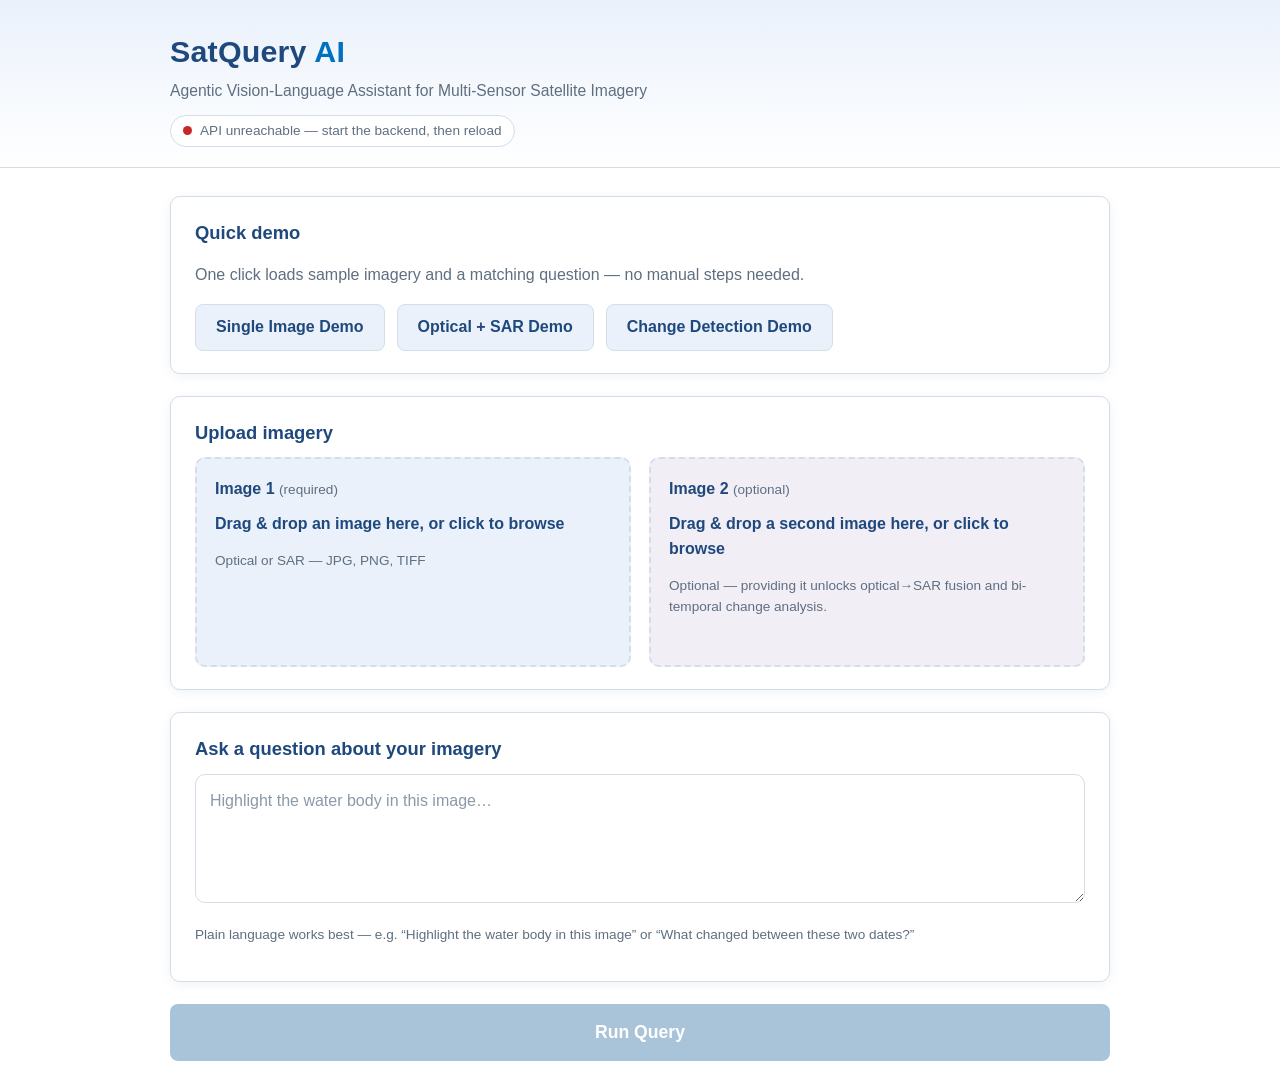
<file: index.html>
<!DOCTYPE html>
<html lang="en">

<head>
    <meta charset="UTF-8">
    <meta name="viewport" content="width=device-width, initial-scale=1.0">
    <title>SatQuery AI — Upload &amp; Query</title>
    <link rel="stylesheet" href="style.css">
</head>

<body class="page-upload">

    <header class="site-header">
        <div class="wrap">
            <div class="wordmark">SatQuery <span>AI</span></div>
            <p class="tagline">Agentic Vision-Language Assistant for Multi-Sensor Satellite Imagery</p>
            <div class="api-status" id="apiStatus" role="status" aria-live="polite">
                <span class="status-dot status-unknown" id="statusDot"></span>
                <span id="statusText">Checking API connection…</span>
            </div>
        </div>
    </header>

    <main class="wrap">

        <!-- ── Sample demos: the primary demo-safety feature ────────────────── -->
        <section class="card" aria-labelledby="demoHeading">
            <h2 id="demoHeading">Quick demo</h2>
            <p class="muted">One click loads sample imagery and a matching question — no manual steps needed.</p>
            <div class="sample-row">
                <button type="button" class="btn btn-secondary" data-sample="single">Single Image Demo</button>
                <button type="button" class="btn btn-secondary" data-sample="fusion">Optical + SAR Demo</button>
                <button type="button" class="btn btn-secondary" data-sample="change">Change Detection Demo</button>
            </div>
            <p class="muted small" id="sampleNote" hidden></p>
        </section>

        <!-- ── Upload area ──────────────────────────────────────────────────── -->
        <section class="card" aria-labelledby="uploadHeading">
            <h2 id="uploadHeading">Upload imagery</h2>
            <div class="drop-grid">

                <div class="dropzone" id="drop1" tabindex="0" role="button"
                    aria-label="Image 1 upload, required. Activate to browse, or drag and drop a file.">
                    <span class="dz-label">Image 1 <em>(required)</em></span>
                    <input type="file" id="file1" accept=".jpg,.jpeg,.png,.tif,.tiff,image/jpeg,image/png,image/tiff"
                        hidden>
                    <div class="dz-body" id="body1">
                        <p class="dz-prompt">Drag &amp; drop an image here, or click to browse</p>
                        <p class="muted small">Optical or SAR — JPG, PNG, TIFF</p>
                    </div>
                    <div class="dz-preview" id="preview1" hidden>
                        <img id="thumb1" alt="Preview of Image 1">
                        <div class="dz-meta">
                            <span class="dz-name" id="name1"></span>
                            <button type="button" class="dz-remove" id="remove1" aria-label="Remove image 1">&#10005;
                                remove</button>
                        </div>
                    </div>
                </div>

                <div class="dropzone" id="drop2" tabindex="0" role="button"
                    aria-label="Image 2 upload, optional. Activate to browse, or drag and drop a file.">
                    <span class="dz-label">Image 2 <em>(optional)</em></span>
                    <input type="file" id="file2" accept=".jpg,.jpeg,.png,.tif,.tiff,image/jpeg,image/png,image/tiff"
                        hidden>
                    <div class="dz-body" id="body2">
                        <p class="dz-prompt">Drag &amp; drop a second image here, or click to browse</p>
                        <p class="muted small">Optional — providing it unlocks optical&#8594;SAR fusion and bi-temporal
                            change analysis.</p>
                    </div>
                    <div class="dz-preview" id="preview2" hidden>
                        <img id="thumb2" alt="Preview of Image 2">
                        <div class="dz-meta">
                            <span class="dz-name" id="name2"></span>
                            <button type="button" class="dz-remove" id="remove2" aria-label="Remove image 2">&#10005;
                                remove</button>
                        </div>
                    </div>
                </div>

            </div>
        </section>

        <!-- ── Query input ──────────────────────────────────────────────────── -->
        <section class="card" aria-labelledby="queryHeading">
            <label for="queryText" id="queryHeading" class="h2-label">Ask a question about your imagery</label>
            <textarea id="queryText" rows="4" aria-describedby="queryHint"></textarea>
            <p class="muted small" id="queryHint">
                Plain language works best — e.g. &#8220;Highlight the water body in this image&#8221;
                or &#8220;What changed between these two dates?&#8221;
            </p>
        </section>

        <!-- ── Submit ───────────────────────────────────────────────────────── -->
        <button type="button" class="btn btn-primary btn-run" id="runBtn" disabled>Run Query</button>

        <!-- ── Error banner (inline, never a silent failure) ────────────────── -->
        <div class="error-banner" id="errorBanner" role="alert" hidden>
            <span id="errorText"></span>
            <button type="button" class="banner-close" id="errorClose"
                aria-label="Dismiss error message">&#10005;</button>
        </div>

        <!-- ── Agentic loading sequence ─────────────────────────────────────── -->
        <div class="loading-panel" id="loadingPanel" hidden aria-live="polite">
            <p class="loading-title">SatQuery agent is working</p>
            <ol class="steps" id="steps">
                <li class="step" data-step><span class="step-dot"></span>Validating input</li>
                <li class="step" data-step><span class="step-dot"></span>Routing to specialist model</li>
                <li class="step" data-step><span class="step-dot"></span>Running analysis</li>
            </ol>
        </div>

    </main>

    <script src="script.js"></script>
</body>

</html>
</file>
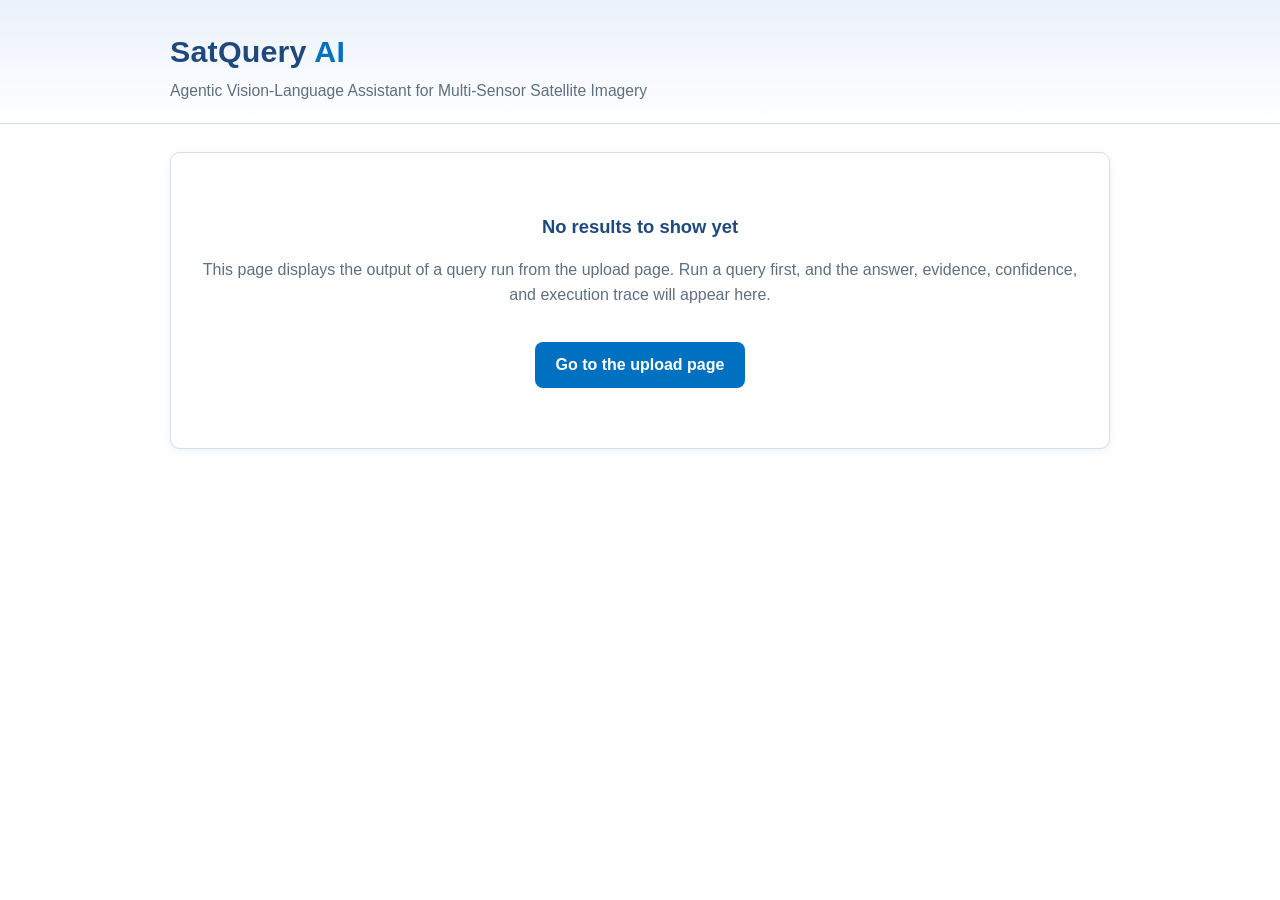
<file: results.html>
<!DOCTYPE html>
<html lang="en">

<head>
    <meta charset="UTF-8">
    <meta name="viewport" content="width=device-width, initial-scale=1.0">
    <title>SatQuery AI — Results</title>
    <link rel="stylesheet" href="style.css">
</head>

<body class="page-results">

    <header class="site-header">
        <div class="wrap">
            <div class="wordmark">SatQuery <span>AI</span></div>
            <p class="tagline">Agentic Vision-Language Assistant for Multi-Sensor Satellite Imagery</p>
        </div>
    </header>

    <!-- All result content is rendered by script.js so that every string from
       the API is inserted with textContent (no HTML injection), and so the
       empty state can replace everything when no session data exists. -->
    <main class="wrap" id="resultsMain"></main>

    <script src="script.js"></script>
</body>

</html>
</file>
<file: style.css>
/* ==========================================================================
   SatQuery AI — shared stylesheet (index.html + results.html)
   Palette (exact):
     Navy   #1F497D  headers, primary text
     Blue   #0070C0  primary actions, links, optical/left accents
     Purple #8064A2  secondary accents, SAR/right accents
     Tints  #EAF1FB (blue) / #F1EEF6 (purple) — card backgrounds
   ========================================================================== */

:root {
    --navy: #1F497D;
    --blue: #0070C0;
    --purple: #8064A2;
    --blue-tint: #EAF1FB;
    --purple-tint: #F1EEF6;
    --white: #ffffff;
    --text: #2b3a4a;
    --muted: #5f6f80;
    --border: #d4dde8;
    --green: #2e7d32;
    --amber: #b26a00;
    --red: #c62828;
    --radius: 10px;
    --shadow: 0 2px 10px rgba(31, 73, 125, 0.08);
    --shadow-lg: 0 6px 24px rgba(31, 73, 125, 0.14);
}

* {
    box-sizing: border-box;
}

[hidden] {
    display: none !important;
}

html {
    -webkit-text-size-adjust: 100%;
}

body {
    margin: 0;
    font-family: -apple-system, BlinkMacSystemFont, "Segoe UI", Roboto, "Helvetica Neue", Arial, sans-serif;
    color: var(--navy);
    background: var(--white);
    line-height: 1.55;
}

.wrap {
    max-width: 980px;
    margin: 0 auto;
    padding: 0 20px;
}

/* ── Header ─────────────────────────────────────────────────────────────── */

.site-header {
    padding: 28px 0 20px;
    border-bottom: 1px solid var(--border);
    margin-bottom: 28px;
    /* One permitted subtle hero treatment: a very light blue wash behind the header */
    background: linear-gradient(180deg, var(--blue-tint) 0%, rgba(234, 241, 251, 0) 100%);
}

.wordmark {
    font-size: 1.9rem;
    font-weight: 800;
    letter-spacing: 0.2px;
    color: var(--navy);
}

.wordmark span {
    color: var(--blue);
}

.tagline {
    margin: 4px 0 0;
    color: var(--muted);
    font-size: 0.98rem;
}

.api-status {
    margin-top: 12px;
    display: inline-flex;
    align-items: center;
    gap: 8px;
    font-size: 0.85rem;
    color: var(--muted);
    background: var(--white);
    border: 1px solid var(--border);
    border-radius: 999px;
    padding: 4px 12px;
}

.status-dot {
    width: 9px;
    height: 9px;
    border-radius: 50%;
    display: inline-block;
    background: #9aa7b5;
}

.status-dot.status-ok {
    background: var(--green);
}

.status-dot.status-bad {
    background: var(--red);
}

/* ── Cards ──────────────────────────────────────────────────────────────── */

.card {
    background: var(--white);
    border: 1px solid var(--border);
    border-radius: var(--radius);
    box-shadow: var(--shadow);
    padding: 22px 24px;
    margin-bottom: 22px;
}

.card h2,
.h2-label {
    display: block;
    margin: 0 0 6px;
    font-size: 1.15rem;
    font-weight: 700;
    color: var(--navy);
}

.muted {
    color: var(--muted);
}

.small {
    font-size: 0.85rem;
}

/* ── Buttons ────────────────────────────────────────────────────────────── */

.btn {
    display: inline-block;
    font: inherit;
    font-weight: 600;
    border-radius: 8px;
    border: 1px solid transparent;
    padding: 10px 20px;
    cursor: pointer;
    text-decoration: none;
    text-align: center;
    transition: background-color 0.15s ease, box-shadow 0.15s ease;
}

.btn-primary {
    background: var(--blue);
    color: var(--white);
}

.btn-primary:hover:not(:disabled) {
    background: #005a99;
}

.btn-primary:disabled {
    background: #a9c4d9;
    cursor: not-allowed;
}

.btn-secondary {
    background: var(--blue-tint);
    color: var(--navy);
    border-color: var(--border);
}

.btn-secondary:hover {
    background: #dbe9f8;
}

/* Visible focus state for every interactive element (a11y) */
a:focus-visible,
button:focus-visible,
.dropzone:focus-visible,
textarea:focus-visible,
input[type="file"]:focus-visible {
    outline: 3px solid rgba(0, 112, 192, 0.45);
    outline-offset: 2px;
    border-radius: 6px;
}

.btn-run {
    display: block;
    width: 100%;
    font-size: 1.1rem;
    padding: 14px 20px;
    margin-bottom: 22px;
}

/* ── Sample buttons ─────────────────────────────────────────────────────── */

.sample-row {
    display: flex;
    flex-wrap: wrap;
    gap: 12px;
    margin-top: 12px;
}

/* ── Drop zones ─────────────────────────────────────────────────────────── */

.drop-grid {
    display: grid;
    grid-template-columns: 1fr 1fr;
    gap: 18px;
    margin-top: 10px;
}

.dropzone {
    border: 2px dashed var(--border);
    border-radius: var(--radius);
    background: var(--blue-tint);
    padding: 18px;
    min-height: 210px;
    cursor: pointer;
    transition: border-color 0.15s ease, background-color 0.15s ease;
}

#drop2 {
    background: var(--purple-tint);
}

.dropzone:hover,
.dropzone.drag-over {
    border-color: var(--blue);
    background: #deebf9;
}

#drop2:hover,
#drop2.drag-over {
    border-color: var(--purple);
    background: #e8e1f1;
}

.dz-label {
    display: block;
    font-weight: 700;
    margin-bottom: 10px;
}

.dz-label em {
    font-weight: 400;
    font-style: normal;
    color: var(--muted);
    font-size: 0.85rem;
}

.dz-prompt {
    margin: 0 0 4px;
    font-weight: 600;
}

.dz-preview img {
    display: block;
    width: 100%;
    max-height: 220px;
    object-fit: contain;
    background: #0f1c2b;
    border-radius: 6px;
}

.dz-meta {
    display: flex;
    align-items: center;
    justify-content: space-between;
    gap: 10px;
    margin-top: 8px;
}

.dz-name {
    font-size: 0.85rem;
    color: var(--text);
    word-break: break-all;
}

.dz-remove {
    font: inherit;
    font-size: 0.82rem;
    background: none;
    border: none;
    color: var(--red);
    cursor: pointer;
    padding: 4px 6px;
    white-space: nowrap;
}

.dz-remove:hover {
    text-decoration: underline;
}

/* ── Query textarea ─────────────────────────────────────────────────────── */

textarea {
    width: 100%;
    font: inherit;
    color: var(--navy);
    border: 1.5px solid var(--border);
    border-radius: var(--radius);
    padding: 14px;
    resize: vertical;
    min-height: 110px;
    margin-top: 4px;
}

textarea:focus {
    border-color: var(--blue);
    outline-offset: 0;
}

textarea::placeholder {
    color: #8b99a8;
}

/* ── Error banner ───────────────────────────────────────────────────────── */

.error-banner {
    display: flex;
    align-items: flex-start;
    justify-content: space-between;
    gap: 12px;
    background: #fdecea;
    border: 1px solid #f5c6c0;
    border-left: 5px solid var(--red);
    color: #8a1f16;
    border-radius: var(--radius);
    padding: 14px 16px;
    margin-bottom: 22px;
}

.error-banner[hidden] {
    display: none !important;
}

.banner-close {
    font: inherit;
    background: none;
    border: none;
    color: inherit;
    cursor: pointer;
    font-size: 1rem;
    padding: 0 4px;
}

/* ── Agentic loading sequence ───────────────────────────────────────────── */

.loading-panel {
    background: var(--blue-tint);
    border: 1px solid var(--border);
    border-radius: var(--radius);
    padding: 20px 24px;
    margin-bottom: 22px;
}

.loading-title {
    margin: 0 0 12px;
    font-weight: 700;
    color: var(--navy);
}

.steps {
    list-style: none;
    margin: 0;
    padding: 0;
    display: flex;
    flex-direction: column;
    gap: 12px;
}

.step {
    display: flex;
    align-items: center;
    gap: 12px;
    font-weight: 600;
    color: var(--muted);
    opacity: 0.35;
    transition: opacity 0.4s ease, color 0.4s ease;
}

.step-dot {
    width: 14px;
    height: 14px;
    border-radius: 50%;
    border: 2px solid var(--blue);
    display: inline-block;
    flex: none;
    position: relative;
}

/* Active step: filled, pulsing dot */
.step.active {
    opacity: 1;
    color: var(--navy);
}

.step.active .step-dot {
    background: var(--blue);
    animation: pulse 1.1s ease-in-out infinite;
}

/* Completed step: green check */
.step.done {
    opacity: 1;
    color: var(--navy);
}

.step.done .step-dot {
    border-color: var(--green);
    background: var(--green);
    animation: none;
}

.step.done .step-dot::after {
    content: "";
    position: absolute;
    left: 3.5px;
    top: 0.5px;
    width: 4px;
    height: 7px;
    border: solid #fff;
    border-width: 0 2px 2px 0;
    transform: rotate(45deg);
}

@keyframes pulse {

    0%,
    100% {
        box-shadow: 0 0 0 0 rgba(0, 112, 192, 0.45);
    }

    50% {
        box-shadow: 0 0 0 7px rgba(0, 112, 192, 0);
    }
}

/* ════════════════════════════════════════════════════════════════════════
   RESULTS PAGE
   ════════════════════════════════════════════════════════════════════════ */

.empty-state {
    text-align: center;
    padding: 60px 24px;
}

.empty-state .btn {
    margin-top: 18px;
}

.image-row {
    display: flex;
    flex-wrap: wrap;
    gap: 20px;
    margin-top: 12px;
}

.image-figure {
    margin: 0;
    flex: 1 1 300px;
    min-width: 0;
}

.image-figure img {
    display: block;
    width: 100%;
    height: auto;
    border-radius: 8px;
    background: #0f1c2b;
}

.image-figure figcaption {
    margin-top: 8px;
    font-weight: 700;
    color: var(--navy);
    font-size: 0.95rem;
}

/* ── Visual evidence overlay ──────────────────────────────────────────────
   The .evidence-overlay div is sized in JS to exactly match the image's
   DISPLAYED pixel box, so API coordinates (normalized 0-1) become simple
   percentages of the overlay. See attachOverlay() in script.js.          */

.evidence-overlay {
    position: absolute;
    top: 0;
    left: 0;
    pointer-events: none;
    /* never blocks clicks/hover on the image */
}

.ev-box {
    position: absolute;
    border: 2px solid var(--blue);
    background: rgba(0, 112, 192, 0.14);
    border-radius: 3px;
}

.ev-box.ev-box-change {
    border-color: var(--purple);
    background: rgba(128, 100, 162, 0.16);
}

.ev-label {
    position: absolute;
    top: -22px;
    left: -2px;
    background: var(--blue);
    color: #fff;
    font-size: 0.72rem;
    font-weight: 700;
    line-height: 1;
    padding: 4px 7px;
    border-radius: 3px 3px 3px 0;
    white-space: nowrap;
}

.ev-box-change .ev-label {
    background: var(--purple);
}

/* ── Answer card ────────────────────────────────────────────────────────── */

.answer-card {
    border-left: 5px solid var(--blue);
}

.answer-text {
    font-size: 1.2rem;
    line-height: 1.6;
    color: var(--navy);
    margin: 6px 0 0;
    white-space: pre-wrap;
}

/* ── Confidence indicator ───────────────────────────────────────────────── */

.conf-row {
    display: flex;
    flex-wrap: wrap;
    align-items: center;
    gap: 14px;
    margin-top: 10px;
}

.conf-badge {
    font-weight: 800;
    font-size: 1.05rem;
    padding: 6px 14px;
    border-radius: 999px;
    color: #fff;
    flex: none;
}

.conf-high {
    background: var(--green);
}

.conf-mid {
    background: var(--amber);
}

.conf-low {
    background: var(--red);
}

.conf-track {
    flex: 1 1 180px;
    height: 12px;
    background: #e3eaf2;
    border-radius: 999px;
    overflow: hidden;
}

.conf-fill {
    height: 100%;
    border-radius: 999px;
    transition: width 0.6s ease;
}

.conf-fill.conf-high {
    background: var(--green);
}

.conf-fill.conf-mid {
    background: var(--amber);
}

.conf-fill.conf-low {
    background: var(--red);
}

.conf-basis {
    width: 100%;
    margin: 4px 0 0;
    font-size: 0.88rem;
    font-style: italic;
    color: var(--muted);
}

/* ── Execution trace panel (the core differentiator) ───────────────────── */

.trace-card {
    border: 2px solid var(--navy);
    box-shadow: var(--shadow-lg);
    background: linear-gradient(180deg, var(--purple-tint) 0%, #ffffff 140px);
}

.trace-row {
    display: grid;
    grid-template-columns: 200px 1fr;
    gap: 8px 18px;
    padding: 11px 0;
    border-bottom: 1px solid var(--border);
}

.trace-row:last-child {
    border-bottom: none;
}

.trace-key {
    font-weight: 700;
    font-size: 0.88rem;
    text-transform: uppercase;
    letter-spacing: 0.4px;
    color: var(--muted);
    padding-top: 2px;
}

.trace-val {
    color: var(--navy);
    word-break: break-word;
}

.trace-val.mono {
    font-family: ui-monospace, "SF Mono", Menlo, Consolas, monospace;
    font-size: 0.9rem;
}

.route-pill {
    display: inline-block;
    font-size: 0.8rem;
    font-weight: 700;
    padding: 3px 11px;
    border-radius: 999px;
    color: #fff;
    margin-right: 8px;
}

.route-llm {
    background: var(--blue);
}

.route-fallback {
    background: var(--amber);
}

.chip {
    display: inline-block;
    font-size: 0.8rem;
    font-weight: 600;
    padding: 2px 10px;
    border-radius: 999px;
    margin: 2px 4px 2px 0;
    background: var(--blue-tint);
    color: var(--navy);
    border: 1px solid var(--border);
}

.chip-warn {
    background: #fdf3e0;
    border-color: #f0d9a8;
    color: var(--amber);
}

.param-list {
    margin: 0;
    padding: 0;
    list-style: none;
}

.param-list li {
    font-family: ui-monospace, "SF Mono", Menlo, Consolas, monospace;
    font-size: 0.88rem;
}

.warn-list {
    margin: 6px 0 0;
    padding-left: 20px;
    color: var(--amber);
}

.again-row {
    text-align: center;
    margin: 8px 0 40px;
}

/* ── Responsive ─────────────────────────────────────────────────────────── */

@media (max-width: 720px) {
    .drop-grid {
        grid-template-columns: 1fr;
    }

    .trace-row {
        grid-template-columns: 1fr;
        gap: 2px;
    }

    .wordmark {
        font-size: 1.5rem;
    }

    .card {
        padding: 16px;
    }
}

@media (prefers-reduced-motion: reduce) {

    .step,
    .step-dot,
    .conf-fill {
        transition: none;
        animation: none;
    }
}
</file>
